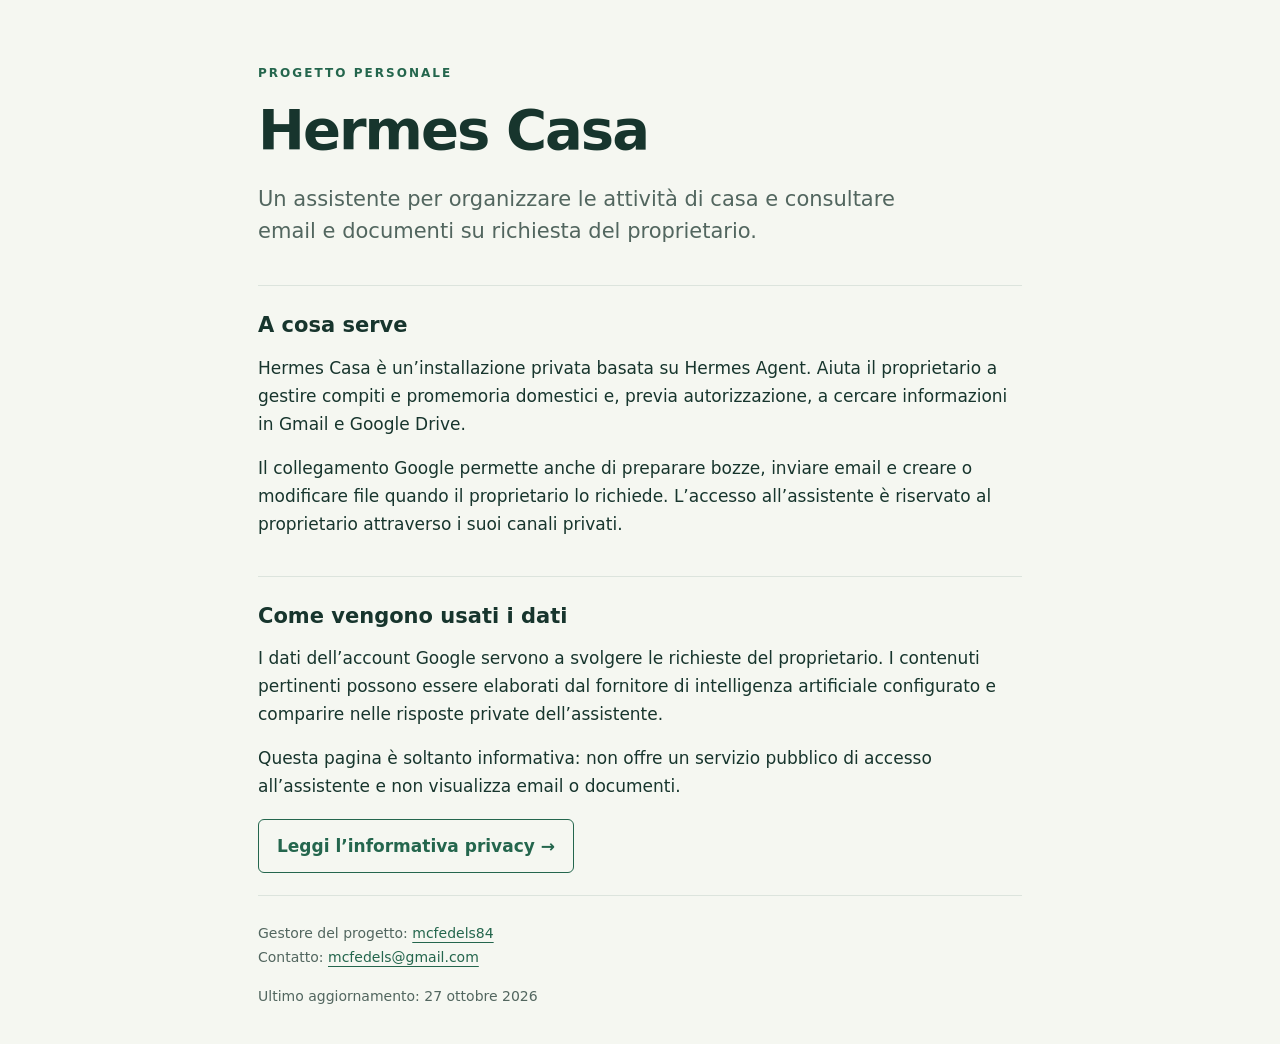
<file: index.html>
<!doctype html>
<html lang="it">
<head>
  <meta charset="utf-8">
  <meta name="viewport" content="width=device-width, initial-scale=1">
  <meta name="robots" content="noindex, nofollow">
  <meta name="description" content="Informazioni su Hermes Casa, assistente personale per organizzazione domestica, email e documenti.">
  <title>Hermes Casa · Assistente personale</title>
  <link rel="stylesheet" href="style.css">
</head>
<body>
  <main>
    <p class="eyebrow">PROGETTO PERSONALE</p>
    <h1>Hermes Casa</h1>
    <p class="lead">Un assistente per organizzare le attività di casa e consultare email e documenti su richiesta del proprietario.</p>
    <section>
      <h2>A cosa serve</h2>
      <p>Hermes Casa è un’installazione privata basata su Hermes Agent. Aiuta il proprietario a gestire compiti e promemoria domestici e, previa autorizzazione, a cercare informazioni in Gmail e Google Drive.</p>
      <p>Il collegamento Google permette anche di preparare bozze, inviare email e creare o modificare file quando il proprietario lo richiede. L’accesso all’assistente è riservato al proprietario attraverso i suoi canali privati.</p>
    </section>
    <section>
      <h2>Come vengono usati i dati</h2>
      <p>I dati dell’account Google servono a svolgere le richieste del proprietario. I contenuti pertinenti possono essere elaborati dal fornitore di intelligenza artificiale configurato e comparire nelle risposte private dell’assistente.</p>
      <p>Questa pagina è soltanto informativa: non offre un servizio pubblico di accesso all’assistente e non visualizza email o documenti.</p>
      <a class="button" href="privacy.html">Leggi l’informativa privacy <span aria-hidden="true">→</span></a>
    </section>
    <footer>
      <p>Gestore del progetto: <a href="https://github.com/mcfedels84">mcfedels84</a><br>Contatto: <a href="mailto:mcfedels@gmail.com">mcfedels@gmail.com</a></p>
      <p>Ultimo aggiornamento: 27 ottobre 2026</p>
    </footer>
  </main>
</body>
</html>
</file>
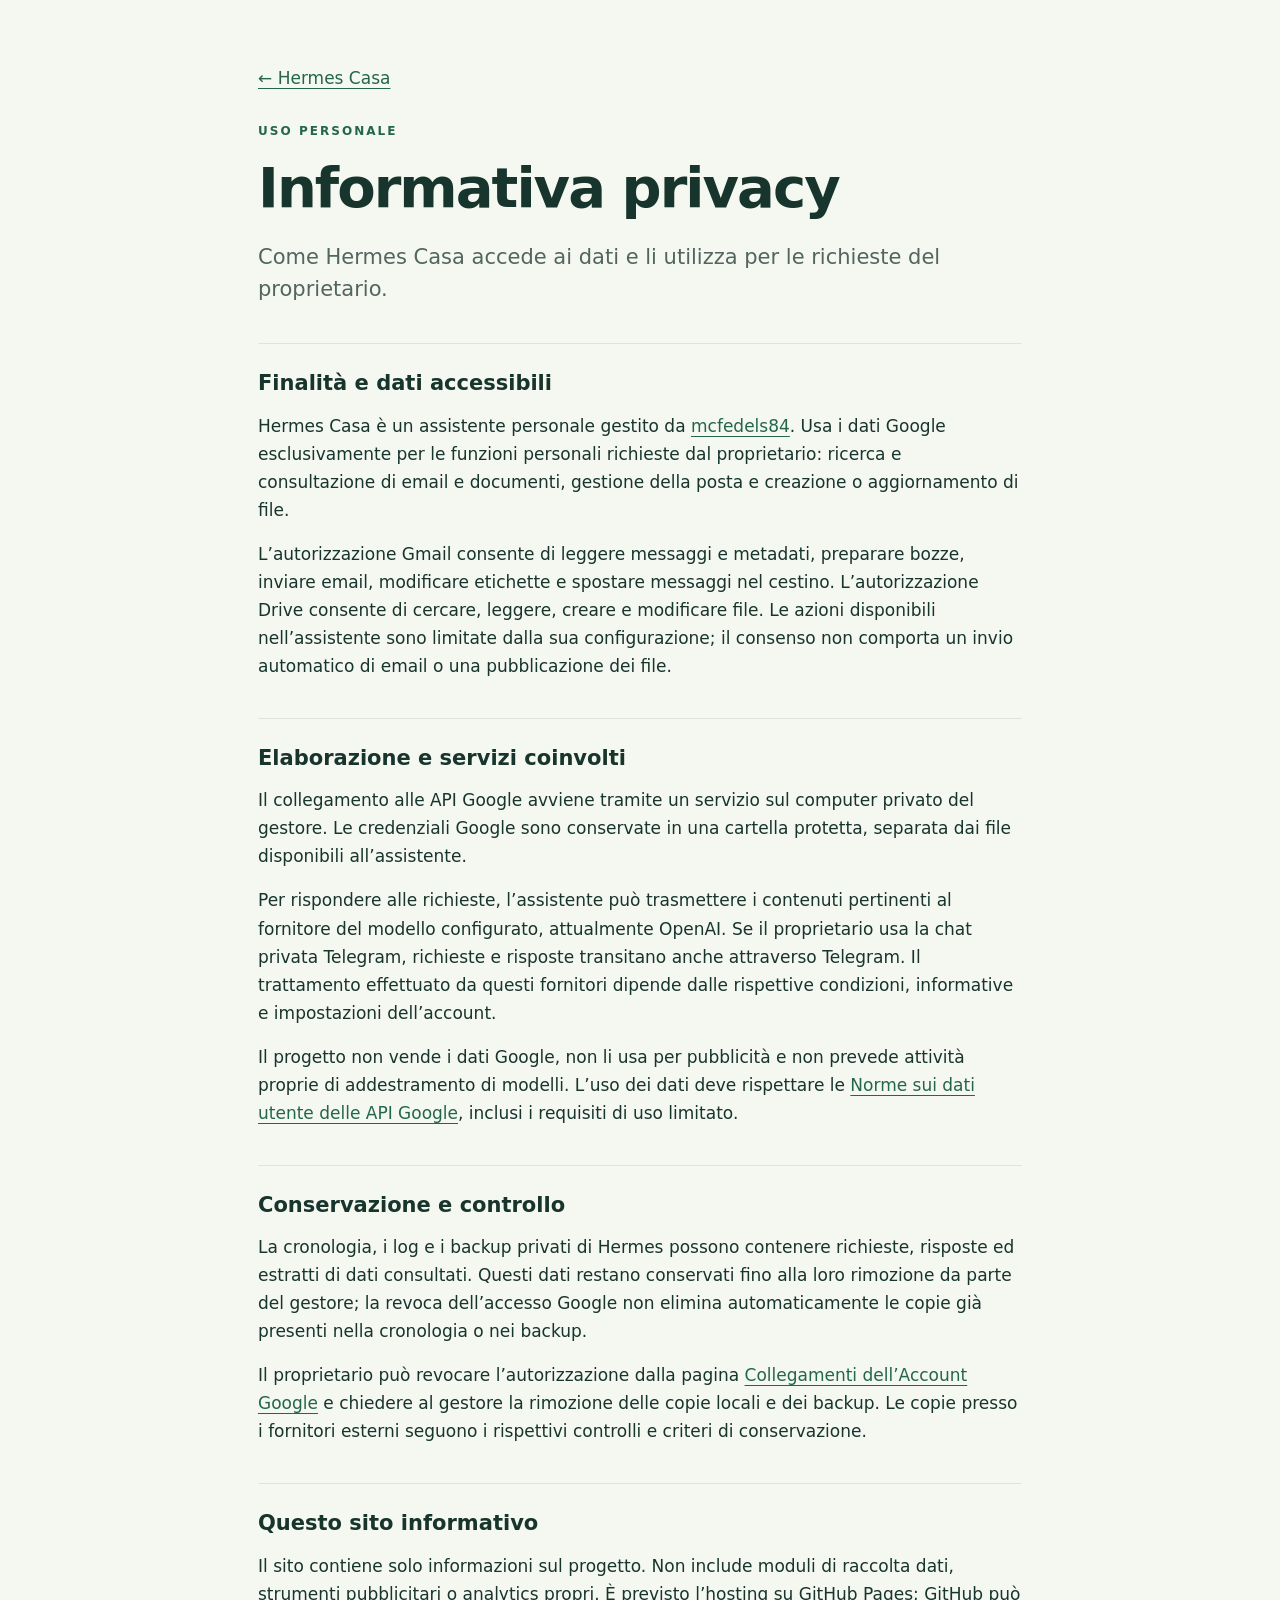
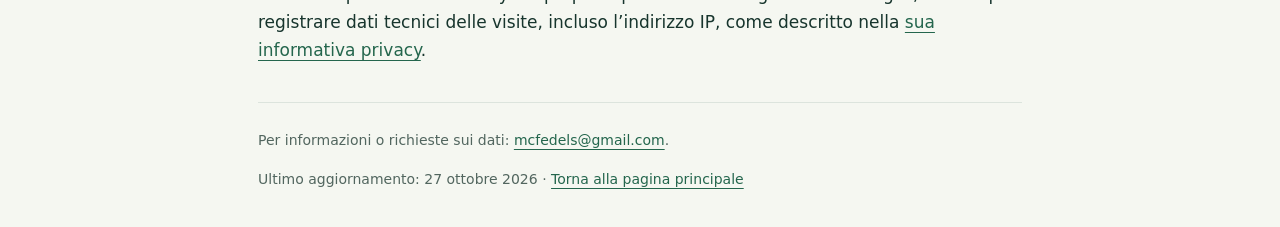
<file: privacy.html>
<!doctype html>
<html lang="it">
<head>
  <meta charset="utf-8">
  <meta name="viewport" content="width=device-width, initial-scale=1">
  <meta name="robots" content="noindex, nofollow">
  <title>Informativa privacy · Hermes Casa</title>
  <link rel="stylesheet" href="style.css">
</head>
<body>
  <main>
    <a class="back" href="index.html">← Hermes Casa</a>
    <p class="eyebrow">USO PERSONALE</p>
    <h1>Informativa privacy</h1>
    <p class="lead">Come Hermes Casa accede ai dati e li utilizza per le richieste del proprietario.</p>
    <section>
      <h2>Finalità e dati accessibili</h2>
      <p>Hermes Casa è un assistente personale gestito da <a href="https://github.com/mcfedels84">mcfedels84</a>. Usa i dati Google esclusivamente per le funzioni personali richieste dal proprietario: ricerca e consultazione di email e documenti, gestione della posta e creazione o aggiornamento di file.</p>
      <p>L’autorizzazione Gmail consente di leggere messaggi e metadati, preparare bozze, inviare email, modificare etichette e spostare messaggi nel cestino. L’autorizzazione Drive consente di cercare, leggere, creare e modificare file. Le azioni disponibili nell’assistente sono limitate dalla sua configurazione; il consenso non comporta un invio automatico di email o una pubblicazione dei file.</p>
    </section>
    <section>
      <h2>Elaborazione e servizi coinvolti</h2>
      <p>Il collegamento alle API Google avviene tramite un servizio sul computer privato del gestore. Le credenziali Google sono conservate in una cartella protetta, separata dai file disponibili all’assistente.</p>
      <p>Per rispondere alle richieste, l’assistente può trasmettere i contenuti pertinenti al fornitore del modello configurato, attualmente OpenAI. Se il proprietario usa la chat privata Telegram, richieste e risposte transitano anche attraverso Telegram. Il trattamento effettuato da questi fornitori dipende dalle rispettive condizioni, informative e impostazioni dell’account.</p>
      <p>Il progetto non vende i dati Google, non li usa per pubblicità e non prevede attività proprie di addestramento di modelli. L’uso dei dati deve rispettare le <a href="https://developers.google.com/terms/api-services-user-data-policy">Norme sui dati utente delle API Google</a>, inclusi i requisiti di uso limitato.</p>
    </section>
    <section>
      <h2>Conservazione e controllo</h2>
      <p>La cronologia, i log e i backup privati di Hermes possono contenere richieste, risposte ed estratti di dati consultati. Questi dati restano conservati fino alla loro rimozione da parte del gestore; la revoca dell’accesso Google non elimina automaticamente le copie già presenti nella cronologia o nei backup.</p>
      <p>Il proprietario può revocare l’autorizzazione dalla pagina <a href="https://myaccount.google.com/connections">Collegamenti dell’Account Google</a> e chiedere al gestore la rimozione delle copie locali e dei backup. Le copie presso i fornitori esterni seguono i rispettivi controlli e criteri di conservazione.</p>
    </section>
    <section>
      <h2>Questo sito informativo</h2>
      <p>Il sito contiene solo informazioni sul progetto. Non include moduli di raccolta dati, strumenti pubblicitari o analytics propri. È previsto l’hosting su GitHub Pages; GitHub può registrare dati tecnici delle visite, incluso l’indirizzo IP, come descritto nella <a href="https://docs.github.com/en/site-policy/privacy-policies/github-general-privacy-statement">sua informativa privacy</a>.</p>
    </section>
    <footer>
      <p>Per informazioni o richieste sui dati: <a href="mailto:mcfedels@gmail.com">mcfedels@gmail.com</a>.</p>
      <p>Ultimo aggiornamento: 27 ottobre 2026 · <a href="index.html">Torna alla pagina principale</a></p>
    </footer>
  </main>
</body>
</html>
</file>
<file: style.css>
:root{color-scheme:light;--ink:#17352d;--muted:#52665f;--line:#dce4dd;--accent:#24664d;--paper:#f5f7f1}
*{box-sizing:border-box}
body{margin:0;background:var(--paper);color:var(--ink);font:17px/1.65 system-ui,-apple-system,BlinkMacSystemFont,"Segoe UI",sans-serif}
main{max-width:820px;margin:0 auto;padding:64px 28px 36px}
.eyebrow{font-size:12px;letter-spacing:.17em;font-weight:700;color:var(--accent);margin:0 0 16px}
h1{font-size:clamp(36px,7vw,56px);line-height:1.08;letter-spacing:-.035em;margin:0 0 24px;font-weight:650}
.lead{font-size:21px;line-height:1.5;color:var(--muted);max-width:700px;margin:0 0 38px}
section{border-top:1px solid var(--line);padding:22px 0}
h2{font-size:21px;line-height:1.3;margin:4px 0 14px}
p{margin:0 0 16px}
a{color:var(--accent);text-underline-offset:4px}
.button{display:inline-block;padding:12px 18px;border:1px solid var(--accent);border-radius:6px;text-decoration:none;font-weight:600;margin-top:3px}
.button:hover{background:#e7eee4}
.back{display:inline-block;margin-bottom:30px}
footer{border-top:1px solid var(--line);padding-top:26px;color:var(--muted);font-size:14px}
footer p:last-child{margin-bottom:0}
@media(max-width:540px){main{padding:36px 22px 24px}.lead{font-size:19px}section{padding:18px 0}}
</file>
